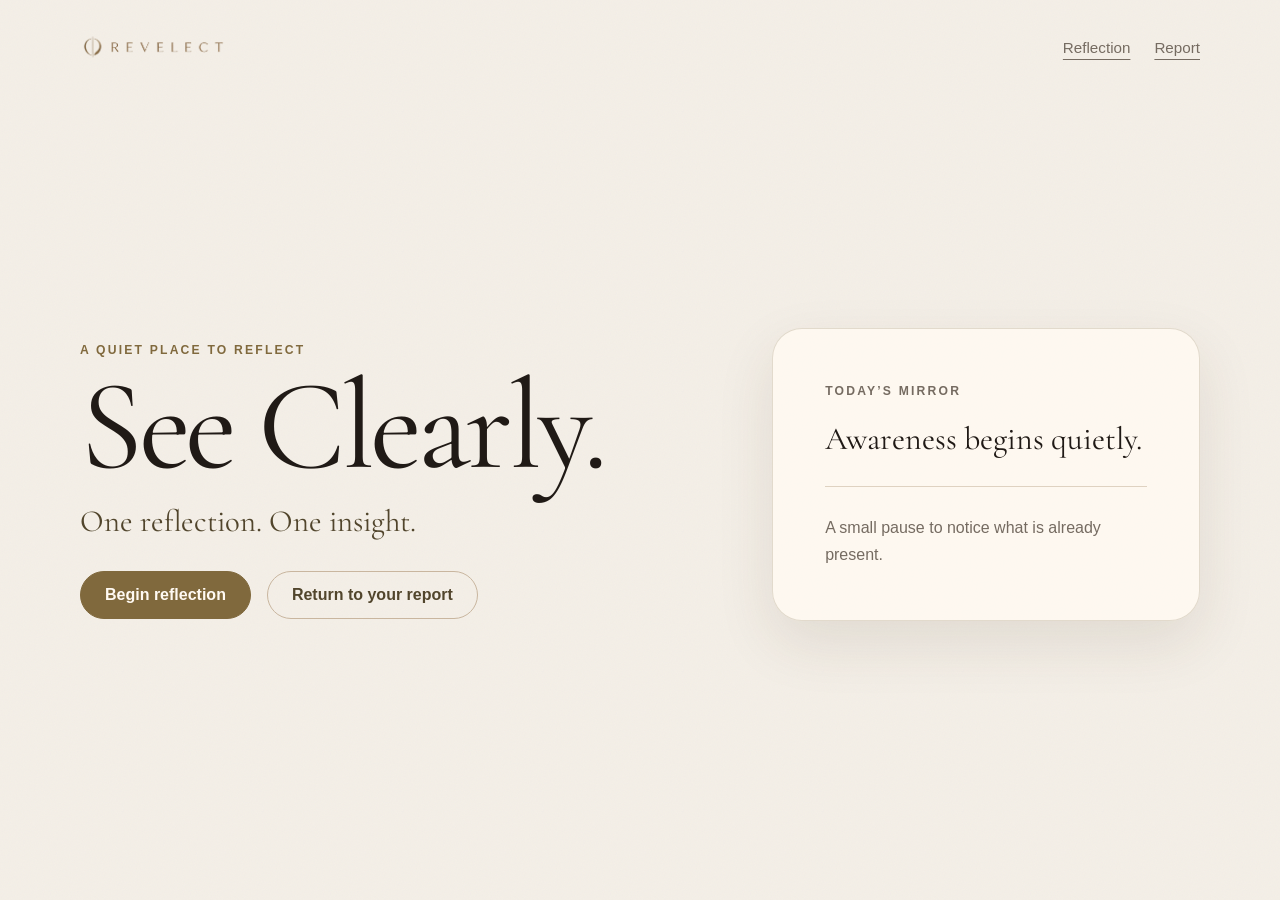
<file: index.html>
<!doctype html>
<html lang="en">
<head>
  <meta charset="utf-8">
  <meta name="viewport" content="width=device-width, initial-scale=1">
  <title>REVELECT</title>
  <link rel="preconnect" href="https://fonts.googleapis.com">
  <link rel="preconnect" href="https://fonts.gstatic.com" crossorigin>
  <link href="https://fonts.googleapis.com/css2?family=Cormorant+Garamond:wght@400;500&display=swap" rel="stylesheet">
  <link rel="stylesheet" href="css/style.css">
</head>
<body>
  <main></main>
  <script src="js/storage.js"></script>
  <script src="js/engine.js"></script>
  <script src="js/app.js"></script>
</body>
</html>
</file>
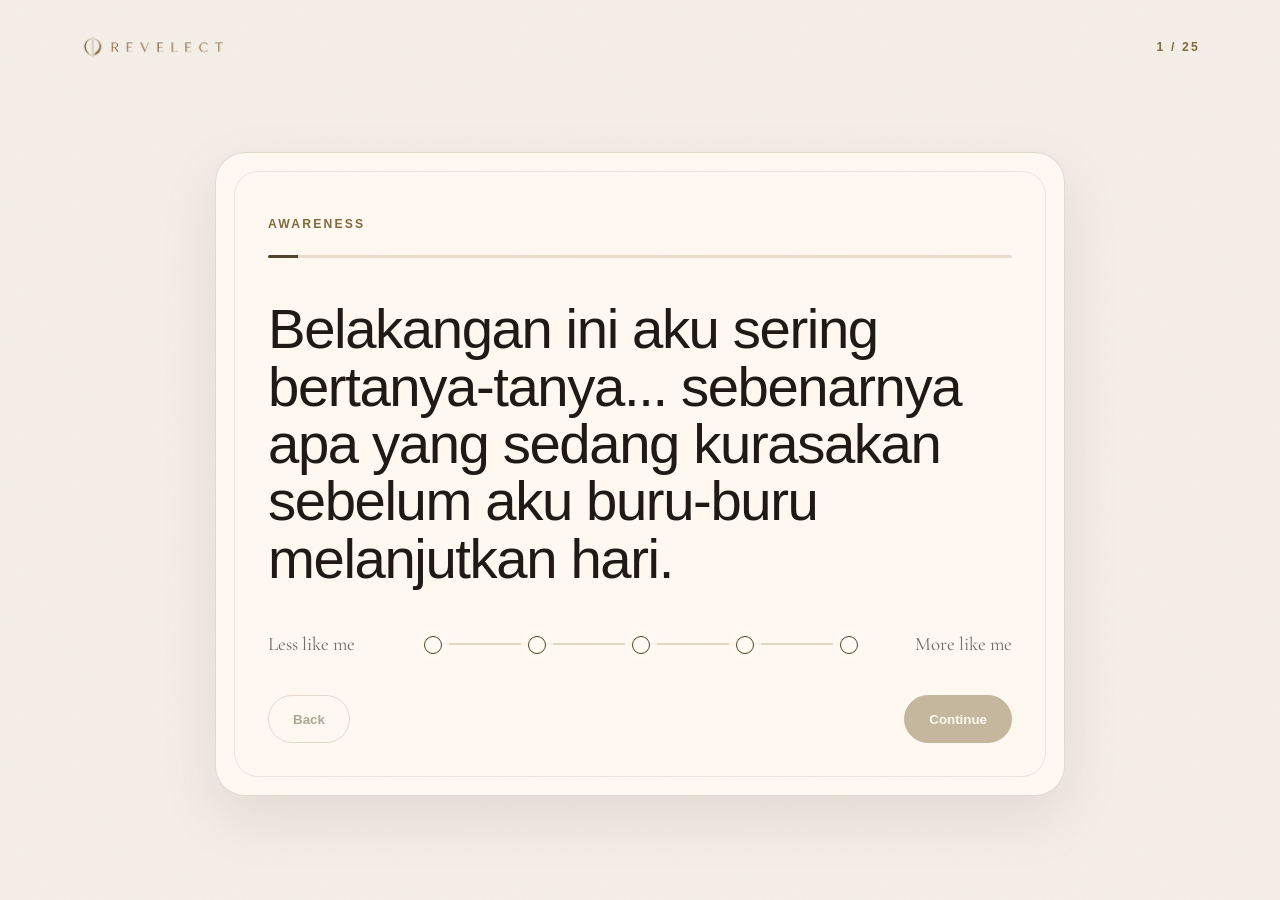
<file: reflection.html>
<!doctype html>
<html lang="en">
<head>
  <meta charset="utf-8">
  <meta name="viewport" content="width=device-width, initial-scale=1">
  <title>Reflection | REVELECT</title>
  <link rel="preconnect" href="https://fonts.googleapis.com">
  <link rel="preconnect" href="https://fonts.gstatic.com" crossorigin>
  <link href="https://fonts.googleapis.com/css2?family=Cormorant+Garamond:wght@400;500&display=swap" rel="stylesheet">
  <link rel="stylesheet" href="css/style.css">
</head>
<body>
  <main></main>
  <script src="js/storage.js"></script>
  <script src="js/engine.js"></script>
  <script src="js/reflection.js"></script>
</body>
</html>
</file>
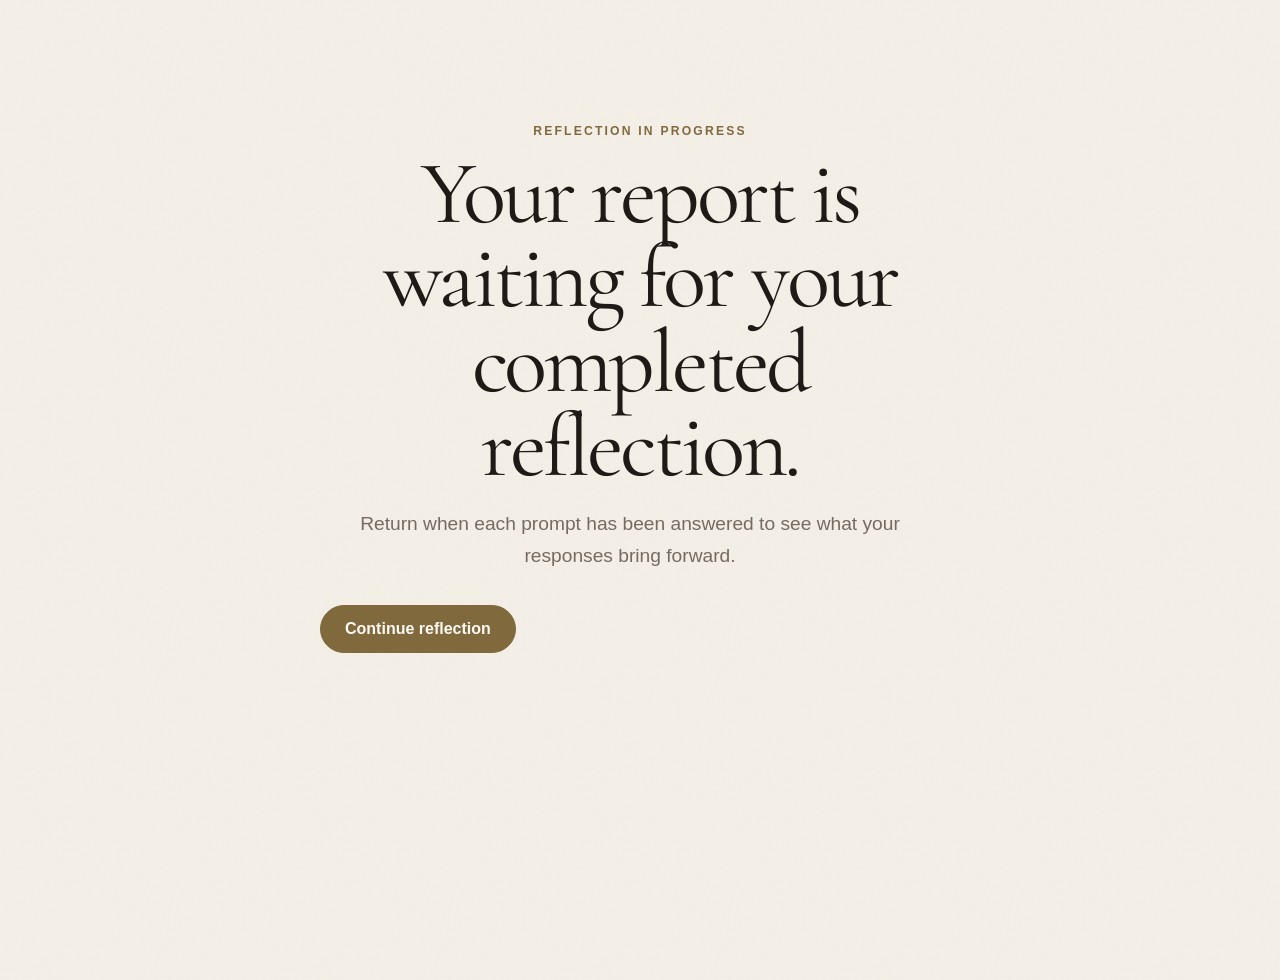
<file: report.html>
<!doctype html>
<html lang="en">
<head>
  <meta charset="utf-8">
  <meta name="viewport" content="width=device-width, initial-scale=1">
  <title>Report | REVELECT</title>
  <link rel="preconnect" href="https://fonts.googleapis.com">
  <link rel="preconnect" href="https://fonts.gstatic.com" crossorigin>
  <link href="https://fonts.googleapis.com/css2?family=Cormorant+Garamond:wght@400;500&display=swap" rel="stylesheet">
  <link rel="stylesheet" href="css/style.css">
</head>
<body>
  <main></main>
  <script src="js/storage.js"></script>
  <script src="js/engine.js"></script>
  <script src="js/report.js"></script>
</body>
</html>
</file>
<file: css/style.css>
@import url('https://fonts.googleapis.com/css2?family=Cormorant+Garamond:wght@400;500&display=swap');

:root {
  color-scheme: light;
  --bg: #f4efe7;
  --paper: #fffaf2;
  --paper-soft: rgba(255, 250, 242, 0.86);
  --ink: #201a16;
  --muted: #756b61;
  --quiet: #a49384;
  --brand: #80693d;
  --brand-dark: #51452c;
  --line: #dfd2c1;
  --line-strong: #c9b69f;
  --shadow: 0 22px 58px rgba(73, 47, 29, 0.1);
  --serif: "Cormorant Garamond", Georgia, "Times New Roman", serif;
  --sans: Calibri, "Segoe UI", Candara, Arial, sans-serif;
}

* { box-sizing: border-box; }

body {
  margin: 0;
  min-height: 100vh;
  font-family: var(--sans);
  color: var(--ink);
  background-color: var(--bg);
  background-image: url("data:image/svg+xml,%3Csvg xmlns='http://www.w3.org/2000/svg' width='140' height='140' viewBox='0 0 140 140'%3E%3Cfilter id='n'%3E%3CfeTurbulence type='fractalNoise' baseFrequency='.85' numOctaves='2' stitchTiles='stitch'/%3E%3C/filter%3E%3Crect width='140' height='140' filter='url(%23n)' opacity='.035'/%3E%3C/svg%3E");
}

main { min-height: 100vh; }
a { color: inherit; transition: color 240ms ease, opacity 240ms ease; }
a:hover { color: var(--brand-dark); }

.shell { width: min(1120px, calc(100% - 48px)); margin: 0 auto; padding: 32px 0 58px; }

.nav { display: flex; align-items: center; justify-content: space-between; gap: 20px; margin-bottom: clamp(48px, 8vw, 90px); }
.logo { display: inline-block; width: 148px; height: 30px; overflow: hidden; background-image: url('../assets/revelect-logo.png'); background-position: left center; background-size: contain; background-repeat: no-repeat; color: transparent; font-size: 0; line-height: 0; text-decoration: none; white-space: nowrap; }
.nav__links { display: flex; gap: 24px; color: var(--muted); font-size: 0.95rem; }
.nav__links a, .text-link { text-underline-offset: 0.38em; text-decoration-thickness: 1px; }

.eyebrow, .question-count { color: var(--brand); font-size: 0.76rem; font-weight: 700; letter-spacing: 0.18em; text-transform: uppercase; }
h1, h2 { font-family: var(--serif); font-weight: 400; letter-spacing: -0.035em; }
h1 { margin: 14px 0; font-size: clamp(3.15rem, 7vw, 6rem); line-height: 0.94; }
h2 { margin: 12px 0; font-size: clamp(1.9rem, 3.4vw, 3rem); line-height: 1; }
.lead { max-width: 620px; color: var(--muted); font-size: clamp(1.02rem, 1.6vw, 1.2rem); line-height: 1.68; }

.landing-shell { min-height: 100vh; display: flex; flex-direction: column; }
.landing-composition { display: grid; grid-template-columns: minmax(0, 1.02fr) minmax(320px, 0.72fr); gap: clamp(44px, 7vw, 86px); align-items: center; margin: auto 0; padding: 2vh 0 7vh; }
.landing-hero { max-width: 650px; padding: 0; }
.landing-hero h1 { max-width: 580px; font-size: clamp(4.6rem, 10vw, 8.4rem); line-height: 0.82; margin: 18px 0 26px; }
.landing-kicker { margin: 0 0 12px; font-family: var(--serif); font-size: clamp(1.35rem, 2.4vw, 2rem); line-height: 1.08; color: var(--brand-dark); }
.landing-actions { align-items: center; }
.preview-card { align-self: center; padding: clamp(28px, 4vw, 44px); }
.preview-card__rule { width: 100%; height: 1px; background: var(--line); margin: 28px 0; }
.preview-card p { color: var(--muted); line-height: 1.65; margin: 0; }
.preview-card strong { display: block; margin-top: 18px; font-family: var(--serif); font-size: 2rem; font-weight: 400; color: var(--ink); }

.actions { display: flex; flex-wrap: wrap; gap: 16px; margin-top: 32px; }
.button { display: inline-flex; align-items: center; justify-content: center; min-height: 48px; padding: 0 24px; border: 1px solid var(--brand); border-radius: 999px; background: var(--brand); color: #fffaf3; font-weight: 700; text-decoration: none; cursor: pointer; box-shadow: none; transition: transform 240ms ease, background 240ms ease, border-color 240ms ease, color 240ms ease; }
.button:hover { transform: translateY(-1px); background: var(--brand-dark); border-color: var(--brand-dark); color: #fffaf3; }
.button:disabled { cursor: not-allowed; opacity: 0.45; transform: none; }
.button--ghost { background: transparent; color: var(--brand-dark); border-color: var(--line-strong); }
.button--ghost:hover { background: rgba(128, 105, 61, 0.08); color: var(--brand-dark); border-color: var(--brand); }
.card { padding: clamp(28px, 4.5vw, 52px); border: 1px solid rgba(101, 83, 44, 0.18); border-radius: 30px; background: var(--paper-soft); box-shadow: var(--shadow); }

.editorial-strip { display: grid; grid-template-columns: repeat(3, 1fr); gap: 1px; margin-top: auto; border: 1px solid var(--line); background: var(--line); }
.editorial-strip article { background: rgba(255,250,242,0.68); padding: 26px; min-height: 168px; transition: background 240ms ease; }
.editorial-strip article:hover { background: rgba(255,250,242,0.9); }
.editorial-strip span { color: var(--quiet); font-family: var(--serif); font-size: 1.6rem; }
.editorial-strip strong { display: block; margin: 16px 0 8px; }
.editorial-strip p, .step span, .metric p { color: var(--muted); line-height: 1.58; }
.progress { height: 3px; background: #e8dccd; border-radius: 99px; overflow: hidden; margin: 24px 0 42px; }
.progress__bar { height: 100%; background: var(--brand-dark); transition: width 260ms ease; }
.question { max-width: 850px; margin: 0 auto; }
.question h1 { font-family: Calibri, "Segoe UI", Candara, Arial, sans-serif; font-weight: 400; letter-spacing: -0.025em; font-size: clamp(2.2rem, 4.4vw, 4rem); line-height: 1.02; }
.reflection-card { position: relative; overflow: hidden; }
.reflection-card::before { content: ""; position: absolute; inset: 18px; border: 1px solid rgba(101,83,44,.12); border-radius: 24px; pointer-events: none; }
.editorial-scale { display: grid; grid-template-columns: auto minmax(250px, 1fr) auto; gap: 20px; align-items: center; margin-top: 40px; }
.scale-label { color: var(--muted); font-family: var(--serif); font-size: clamp(1rem, 2vw, 1.18rem); white-space: nowrap; }
.scale-track { --selected: 0; --preview: var(--selected); position: relative; display: grid; grid-template-columns: repeat(5, 1fr); align-items: center; }
.scale-track::before, .scale-track::after { content: ""; position: absolute; left: 10%; top: 50%; height: 1px; transform: translateY(-50%); }
.scale-track::before { right: 10%; background: var(--line-strong); }
.scale-track::after { width: calc((80% / 4) * (var(--preview) - 1)); max-width: 80%; background: var(--brand); transition: width 260ms ease; }
.scale-point { position: relative; z-index: 1; justify-self: center; width: 34px; height: 34px; border: 0; border-radius: 50%; background: transparent; cursor: pointer; }
.scale-point span { display: block; width: 18px; height: 18px; margin: 8px; border: 1.5px solid var(--brand-dark); border-radius: 50%; background: var(--paper); box-shadow: 0 0 0 7px rgba(255,250,242,.82); transition: background 240ms ease, box-shadow 240ms ease, transform 240ms ease, border-color 240ms ease; }
.scale-point:hover span, .scale-point:focus-visible span { transform: scale(1.13); box-shadow: 0 0 0 8px rgba(128,105,61,.14); }
.scale-point.is-filled span, .scale-point[aria-checked="true"] span { background: var(--brand); border-color: var(--brand); box-shadow: 0 0 0 8px rgba(128,105,61,.15); }
.choice-list { display: grid; gap: 12px; margin-top: 32px; }
.option, .choice-card { border: 1px solid var(--line); border-radius: 20px; background: rgba(255, 250, 242, 0.9); padding: 18px 20px; color: var(--ink); font: inherit; font-weight: 700; text-align: left; cursor: pointer; transition: border-color 240ms ease, transform 240ms ease, background 240ms ease; }
.choice-card span { display: block; margin-bottom: 10px; color: var(--brand); font-size: .75rem; letter-spacing: .18em; }
.option:hover, .choice-card.is-selected { border-color: var(--brand); transform: translateY(-1px); background: var(--paper); }
textarea { width: 100%; min-height: 160px; border: 1px solid var(--line); border-radius: 20px; padding: 18px; font: inherit; background: #fffaf3; color: var(--ink); }
.controls { display: flex; justify-content: space-between; gap: 12px; margin-top: 34px; }
.report-grid { display: grid; grid-template-columns: repeat(auto-fit, minmax(190px, 1fr)); gap: 18px; margin: 38px 0; }
.metric { padding: 22px; border: 1px solid var(--line); border-radius: 22px; background: rgba(255,255,255,.42); }
.metric span { color: var(--muted); }
.metric b { display: block; margin: 8px 0 10px; font-family: var(--serif); font-size: 2.45rem; font-weight: 400; color: var(--brand-dark); }
.report-narrative { display: grid; gap: 18px; margin: 38px 0; }
.report-narrative article { padding: 24px; border-top: 1px solid var(--line); }
.report-narrative h2 { max-width: 720px; font-size: clamp(1.7rem, 3vw, 2.5rem); }
.report-narrative p:not(.eyebrow) { color: var(--muted); font-size: 1.1rem; line-height: 1.65; }
.mirror-moment { padding: clamp(28px, 4vw, 42px); border-radius: 26px; background: #29271f; color: #f8f1e4; }
.mirror-moment .eyebrow, .mirror-moment time { color: #cbb982; }
.mirror-moment blockquote { margin: 18px 0 22px; font-family: var(--serif); font-size: clamp(1.8rem, 3vw, 2.7rem); line-height: 1.08; }
.mirror-moment time { display: block; font-size: .88rem; }
.button--light { border-color: #cbb982; background: transparent; color: #f8f1e4; }
.button--light:hover { border-color: #e1d2a7; background: rgba(255,255,255,.08); color: #fffaf2; }
.step { padding: 24px; border-radius: 24px; background: rgba(255,255,255,0.42); border: 1px solid var(--line); }
.step strong { display: block; margin-bottom: 10px; }
.empty { text-align: center; max-width: 640px; margin: 80px auto; }

@media (max-width: 860px) { .landing-composition { grid-template-columns: 1fr; gap: 34px; } .preview-card { max-width: 560px; } }
@media (max-width: 760px) { .shell { width: min(100% - 28px, 1120px); } .nav { margin-bottom: 34px; } .editorial-strip, .editorial-scale { grid-template-columns: 1fr; } .editorial-scale { gap: 12px; } .scale-track { min-height: 44px; } .scale-label:last-child { text-align: right; } }
</file>
